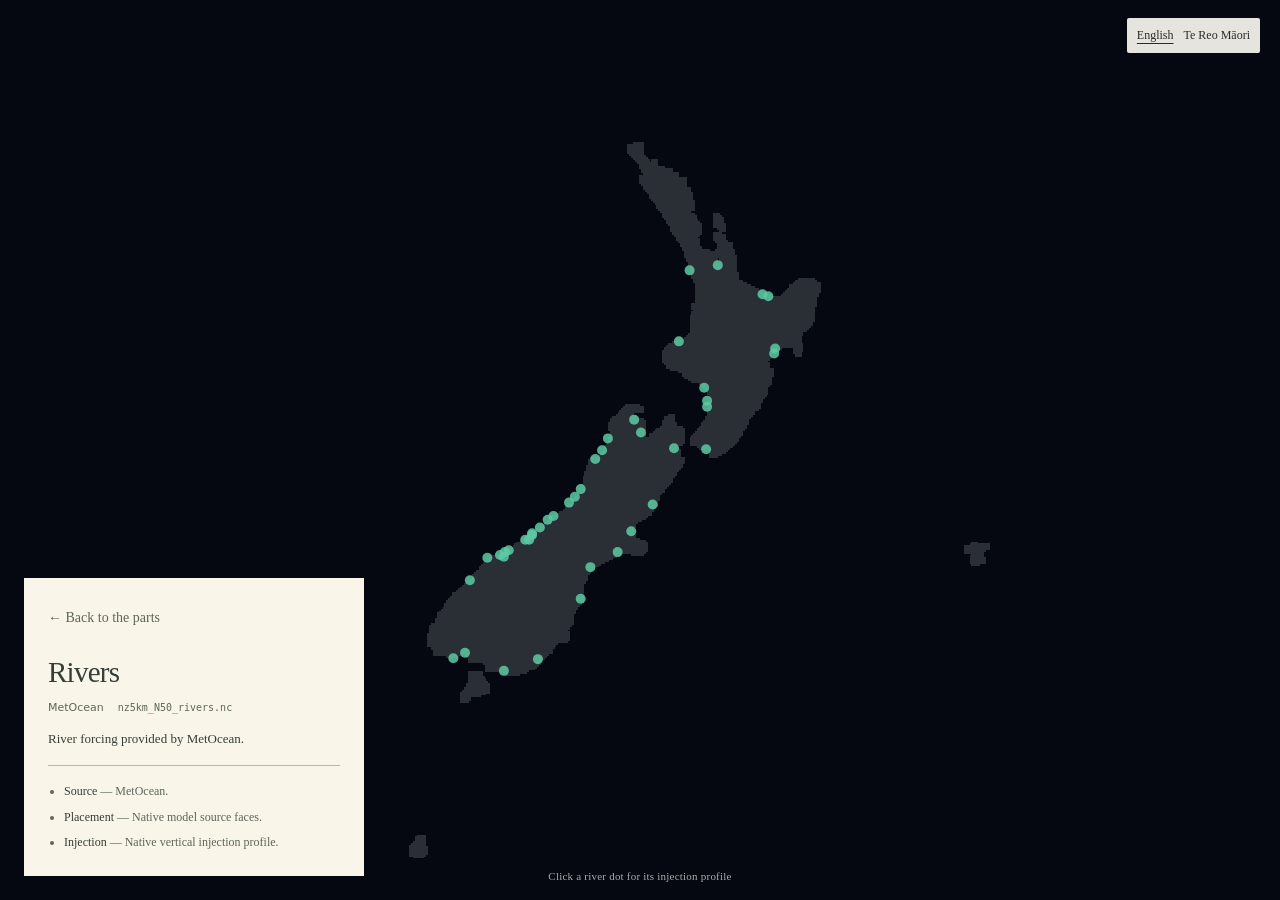
<file: dig_rivers.html>
<!DOCTYPE html>
<html lang="en">

<head>
<link rel="icon" href="/assets/icons/matisse-warm.ico" sizes="any">
<link rel="icon" href="/assets/icons/matisse-warm-16.png" type="image/png" sizes="16x16">
<link rel="icon" href="/assets/icons/matisse-warm-32.png" type="image/png" sizes="32x32">
<link rel="apple-touch-icon" href="/assets/icons/matisse-warm-apple.png" sizes="180x180">

    <meta charset="UTF-8">
    <meta name="viewport" content="width=device-width, initial-scale=1.0">
    <title>ROMS extension domain explorer &middot; Rivers</title>
    <link rel="stylesheet" href="explorer.css?v=20261112-labels">
    <style>
        #map-canvas { position: absolute; inset: 0; width: 100%; height: 100%; cursor: pointer; }
        #step-panel { width: 300px; }
        #river-detail canvas.chart { height: 140px; }
        #placement-note { border-top: 1px solid var(--line); padding-top: 10px; margin-top: 4px; }
        #placement-note ul { margin: 0; padding-left: 16px; }
        #placement-note li { font-size: 11.5px; line-height: 1.5; color: var(--muted); margin: 0 0 6px; }
        #placement-note li:last-child { margin-bottom: 0; }
        #placement-note li b { color: var(--ink); font-weight: 500; }
    </style>
<link rel="stylesheet" href="language.css?v=20261110-reo1"><script defer src="language.js?v=20261115-forcing-copy2"></script><link rel="stylesheet" href="detail-controls.css?v=20261113-native-final2"></head>

<body>
    <div id="viewport" style="height:100vh">
        <canvas id="map-canvas"></canvas>

        <div id="step-panel">
            <div id="step-card">
                <div id="header-mount"></div>
                <div id="river-detail">
                    <div class="k" id="river-detail-text"></div>
                    <canvas class="chart" id="riverChart"></canvas>
                </div>
                <div id="placement-note">
                    <ul>
                        <li><b>Source</b> &mdash; MetOcean.</li>
                        <li><b>Placement</b> &mdash; Native model source faces.</li>
                        <li><b>Injection</b> &mdash; Native vertical injection profile.</li>
                    </ul>
                </div>
            </div>
        </div>

        <div id="hint">Click a river dot for its injection profile</div>
        <div id="err"></div>
    </div>

    <script src="error_banner.js"></script>
    <script src="scene_data.js?v=20261115-forcing-copy2"></script>
    <script type="module" src="./dig_rivers.js?v=20261115-forcing-copy2"></script>
</body>

</html>
</file>
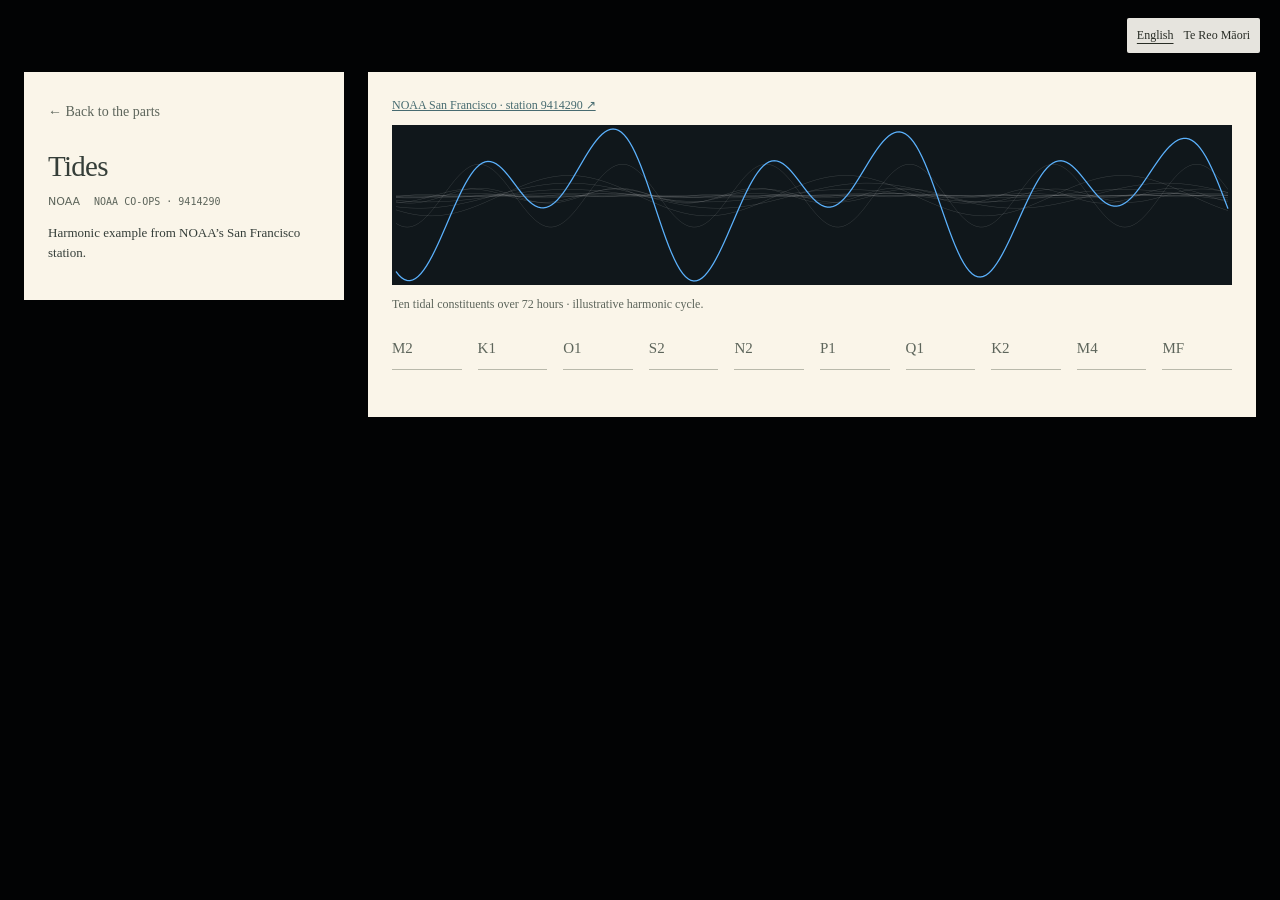
<file: dig_tides.html>
<!DOCTYPE html>
<html lang="en">

<head>
<link rel="icon" href="/assets/icons/matisse-warm.ico" sizes="any">
<link rel="icon" href="/assets/icons/matisse-warm-16.png" type="image/png" sizes="16x16">
<link rel="icon" href="/assets/icons/matisse-warm-32.png" type="image/png" sizes="32x32">
<link rel="apple-touch-icon" href="/assets/icons/matisse-warm-apple.png" sizes="180x180">

    <meta charset="UTF-8">
    <meta name="viewport" content="width=device-width, initial-scale=1.0">
    <title>Tides &middot; ROMS extension domain explorer</title>
    <link rel="stylesheet" href="explorer.css?v=20261112-labels">
    <style>
        body { min-height: 100vh; padding: 24px; }
        #dig-wrap {
            display: grid;
            grid-template-columns: 320px 1fr;
            gap: 20px;
            align-items: start;
            max-width: 1400px;
            margin: 0 auto;
        }
        #dig-header-card {
            position: sticky;
            top: 24px;
            border-radius: 14px;
            padding: 18px 20px;
        }
        #dig-content {
            display: flex;
            flex-direction: column;
            gap: 20px;
            min-width: 0;
        }
        .dig-card {
            border-radius: 14px;
            padding: 18px 20px;
        }
        .dig-caption {
            font-size: 12px;
            line-height: 1.55;
            color: var(--muted);
            margin-top: 10px;
        }
        .dig-point {
            font-size: 10.5px;
            color: var(--muted);
            margin-bottom: 10px;
        }
        .dig-point code { color: var(--ink); background: var(--panel-2); padding: 2px 6px; border-radius: 4px; }
        canvas.dig-chart {
            width: 100%;
            height: 160px;
            background: var(--panel-2);
            border-radius: 6px;
            display: block;
        }
        canvas.dig-chart.tall { height: 180px; }
        .dig-legend { display: flex; gap: 16px; margin-top: 8px; font-size: 11px; color: var(--muted); }
        .dig-legend .sw { display: inline-flex; align-items: center; gap: 6px; }
        .dig-legend .dot { width: 8px; height: 8px; border-radius: 50%; }
        table.dig-table {
            width: 100%;
            border-collapse: collapse;
            font-size: 12px;
        }
        table.dig-table th {
            text-align: right;
            font-weight: 400;
            font-size: 10.5px;
            text-transform: uppercase;
            letter-spacing: 0.03em;
            color: var(--muted);
            padding: 4px 8px;
            border-bottom: 1px solid var(--line);
        }
        table.dig-table th:first-child, table.dig-table td:first-child { text-align: left; }
        table.dig-table td {
            text-align: right;
            padding: 5px 8px;
            border-bottom: 1px solid var(--line);
            font-variant-numeric: tabular-nums;
        }
        table.dig-table tr.weak td { color: var(--muted); opacity: 0.55; }
        table.dig-table tr:last-child td { border-bottom: none; }
        #agreement-summary {
            display: flex;
            align-items: baseline;
            gap: 22px;
            padding-bottom: 14px;
            margin-bottom: 14px;
            border-bottom: 1px solid var(--line);
        }
        #agreement-summary .stat { display: flex; flex-direction: column; gap: 2px; }
        #agreement-summary .stat .v { font-size: 20px; font-weight: 500; color: var(--ink); font-variant-numeric: tabular-nums; }
        #agreement-summary .stat .l { font-size: 10.5px; color: var(--muted); text-transform: uppercase; letter-spacing: .03em; }
        #agreement-summary .note { font-size: 11px; color: var(--muted); align-self: center; }
        #constituent-picker { display: flex; flex-wrap: wrap; gap: 6px; margin-top: 12px; }
        .tide-chip {
            font: 500 11px/1 -apple-system, "Segoe UI", sans-serif;
            padding: 5px 10px;
            border-radius: 999px;
            border: 1px solid var(--line);
            background: var(--panel-2);
            color: var(--muted);
            cursor: pointer;
        }
        .tide-chip:hover { color: var(--ink); }
        .tide-chip.active { color: #0a0e14; background: #f2a63c; border-color: #f2a63c; }
        #constituent-info { font-size: 11.5px; color: var(--muted); margin-top: 8px; min-height: 15px; }
        #constituent-info code { color: var(--ink); background: var(--panel-2); padding: 1px 5px; border-radius: 4px; }
    </style>
<link rel="stylesheet" href="language.css?v=20261110-reo1"><script defer src="language.js?v=20261115-forcing-copy2"></script><link rel="stylesheet" href="detail-controls.css?v=20261113-native-final2"></head>

<body>
    <div id="dig-wrap">
        <div id="dig-header-card" class="glass">
            <div id="dig-header"></div>
        </div>
        <div id="dig-content">
            <div id="decomp-card" class="dig-card glass">
                <div id="decomp-point" class="dig-point"></div>
                <canvas id="decomp-canvas" class="dig-chart"></canvas>
                <div class="dig-caption">Ten tidal constituents over 72 hours · illustrative harmonic cycle.</div>
                <div id="constituent-picker"></div>
                <div id="constituent-info"></div>
            </div>
        </div>
    </div>

    <div id="err"></div>

    <script src="error_banner.js"></script>
    <script type="module" src="./dig_tides.js?v=20261115-forcing-copy2"></script>
</body>

</html>
</file>
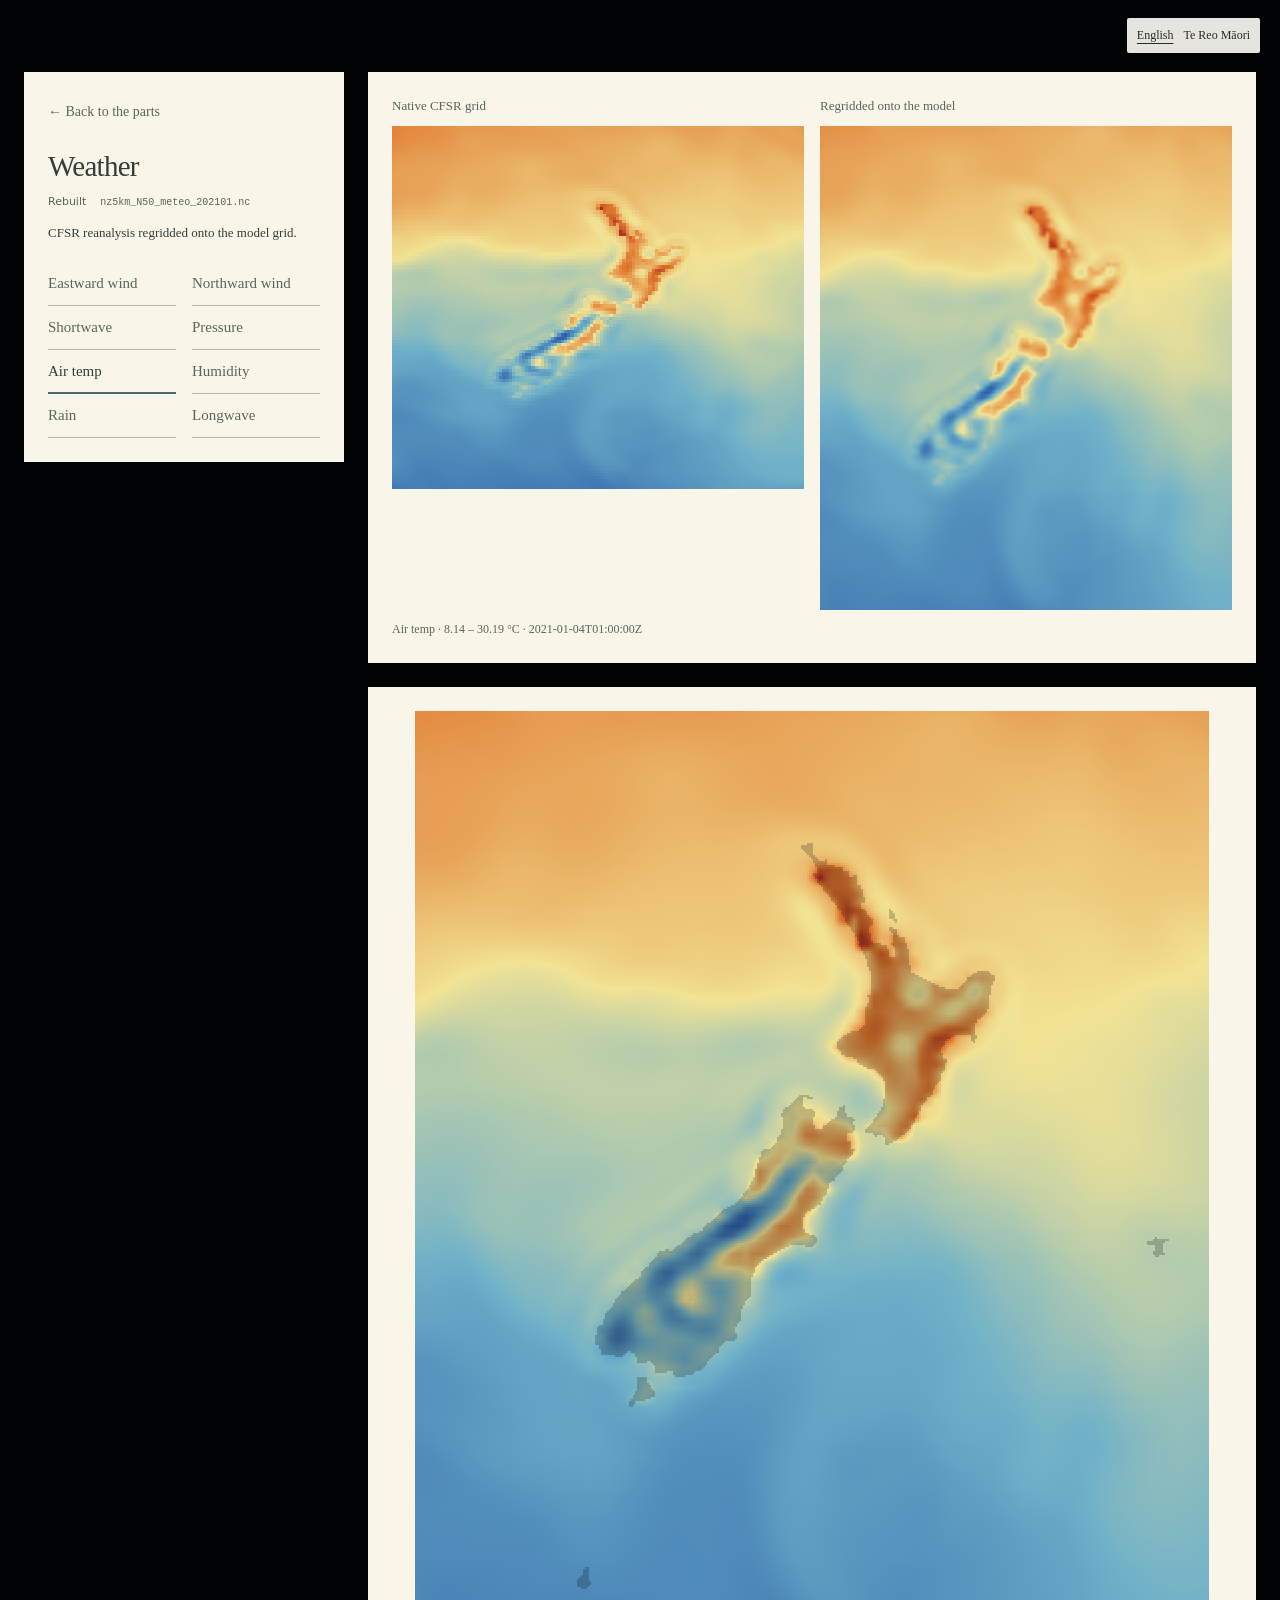
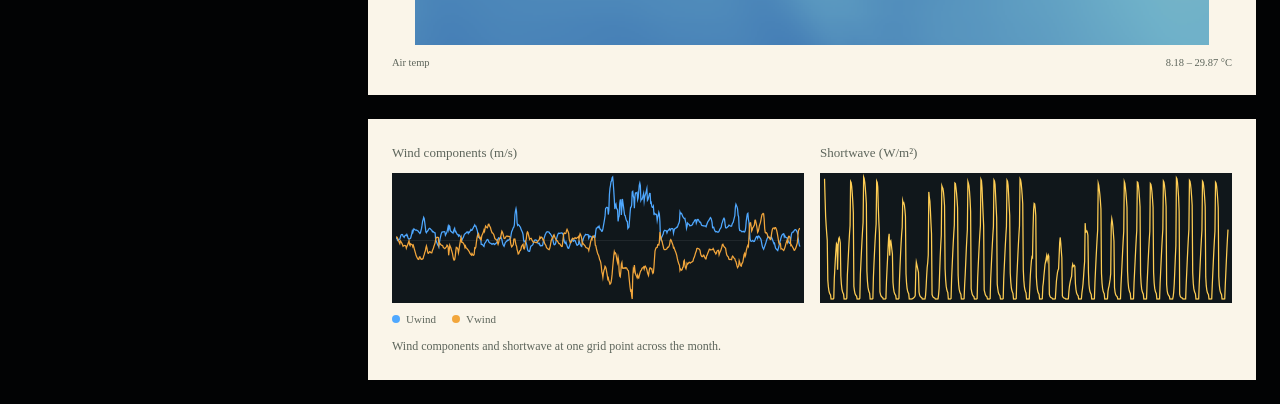
<file: dig_weather.html>
<!DOCTYPE html>
<html lang="en">

<head>
<link rel="icon" href="/assets/icons/matisse-warm.ico" sizes="any">
<link rel="icon" href="/assets/icons/matisse-warm-16.png" type="image/png" sizes="16x16">
<link rel="icon" href="/assets/icons/matisse-warm-32.png" type="image/png" sizes="32x32">
<link rel="apple-touch-icon" href="/assets/icons/matisse-warm-apple.png" sizes="180x180">

    <meta charset="UTF-8">
    <meta name="viewport" content="width=device-width, initial-scale=1.0">
    <title>Weather &middot; ROMS extension domain explorer</title>
    <link rel="stylesheet" href="explorer.css?v=20261112-labels">
    <style>
        body { min-height: 100vh; padding: 24px; }
        #dig-wrap {
            display: grid;
            grid-template-columns: 320px 1fr;
            gap: 20px;
            align-items: start;
            max-width: 1400px;
            margin: 0 auto;
        }
        #dig-header-card {
            position: sticky;
            top: 24px;
            border-radius: 14px;
            padding: 18px 20px;
        }
        #dig-header-card .field-buttons {
            display: flex;
            border-top: 1px solid var(--line);
        }
        #dig-content {
            display: flex;
            flex-direction: column;
            gap: 20px;
            min-width: 0;
        }
        .dig-card {
            border-radius: 14px;
            padding: 18px 20px;
        }
        .dig-caption {
            font-size: 12px;
            line-height: 1.55;
            color: var(--muted);
            margin-top: 10px;
        }
        #map-wrap { display: flex; justify-content: center; }
        #map-canvas {
            max-width: 100%;
            height: auto;
            border-radius: 6px;
            image-rendering: pixelated;
            background: #050708;
        }
        #map-readout {
            display: flex;
            justify-content: space-between;
            font-size: 10.5px;
            color: var(--muted);
            margin-top: 10px;
            font-variant-numeric: tabular-nums;
        }
        #series-grid {
            display: grid;
            grid-template-columns: 1fr 1fr;
            gap: 16px;
        }
        .series-pane .k { font-size: 10.5px; color: var(--muted); margin-bottom: 6px; }
        canvas.dig-chart {
            width: 100%;
            height: 130px;
            background: var(--panel-2);
            border-radius: 6px;
            display: block;
        }
        .dig-legend { display: flex; gap: 16px; margin-top: 8px; font-size: 11px; color: var(--muted); }
        .dig-legend .sw { display: inline-flex; align-items: center; gap: 6px; }
        .dig-legend .dot { width: 8px; height: 8px; border-radius: 50%; }
        #regrid-grid {
            display: grid;
            grid-template-columns: 1fr 1fr;
            gap: 16px;
        }
        .regrid-pane .k { font-size: 10.5px; color: var(--muted); margin-bottom: 6px; }
        .regrid-pane canvas {
            width: 100%;
            height: auto;
            border-radius: 6px;
            image-rendering: pixelated;
            background: #050708;
            display: block;
        }
        @media (max-width: 860px) {
            #dig-wrap { grid-template-columns: 1fr; }
            #dig-header-card { position: static; }
            #series-grid, #regrid-grid { grid-template-columns: 1fr; }
        }
    </style>
<link rel="stylesheet" href="language.css?v=20261110-reo1"><script defer src="language.js?v=20261115-forcing-copy2"></script><link rel="stylesheet" href="detail-controls.css?v=20261113-native-final2"></head>

<body>
    <div id="dig-wrap">
        <div id="dig-header-card" class="glass">
            <div id="dig-header"></div>
            <div id="field-buttons" class="field-buttons visible"></div>
        </div>
        <div id="dig-content">
            <div id="regrid-card" class="dig-card glass" aria-busy="true">
                <div id="regrid-grid">
                    <div class="regrid-pane">
                        <div class="k">Native CFSR grid</div>
                        <canvas id="native-canvas"></canvas>
                    </div>
                    <div class="regrid-pane">
                        <div class="k">Regridded onto the model</div>
                        <canvas id="regrid-canvas"></canvas>
                    </div>
                </div>
                <div id="regrid-caption" class="dig-caption"></div>
            </div>
            <div id="map-card" class="dig-card glass">
                <div id="map-wrap">
                    <canvas id="map-canvas"></canvas>
                </div>
                <div id="map-readout"></div>
            </div>
            <div id="series-card" class="dig-card glass">
                <div id="series-grid">
                    <div class="series-pane">
                        <div class="k">Wind components (m/s)</div>
                        <canvas id="wind-canvas" class="dig-chart"></canvas>
                        <div class="dig-legend">
                            <span class="sw"><span class="dot" style="background:#4fa8ff"></span>Uwind</span>
                            <span class="sw"><span class="dot" style="background:#f2a63c"></span>Vwind</span>
                        </div>
                    </div>
                    <div class="series-pane">
                        <div class="k">Shortwave (W/m&sup2;)</div>
                        <canvas id="swrad-canvas" class="dig-chart"></canvas>
                    </div>
                </div>
                <div class="dig-caption">Wind components and shortwave at one grid point across the month.</div>
            </div>
        </div>
    </div>

    <div id="err"></div>

    <script src="error_banner.js"></script>
    <script src="scene_data.js?v=20261115-forcing-copy2"></script>
    <script type="module" src="./dig_weather.js?v=20261113-native-final2"></script>
</body>

</html>
</file>
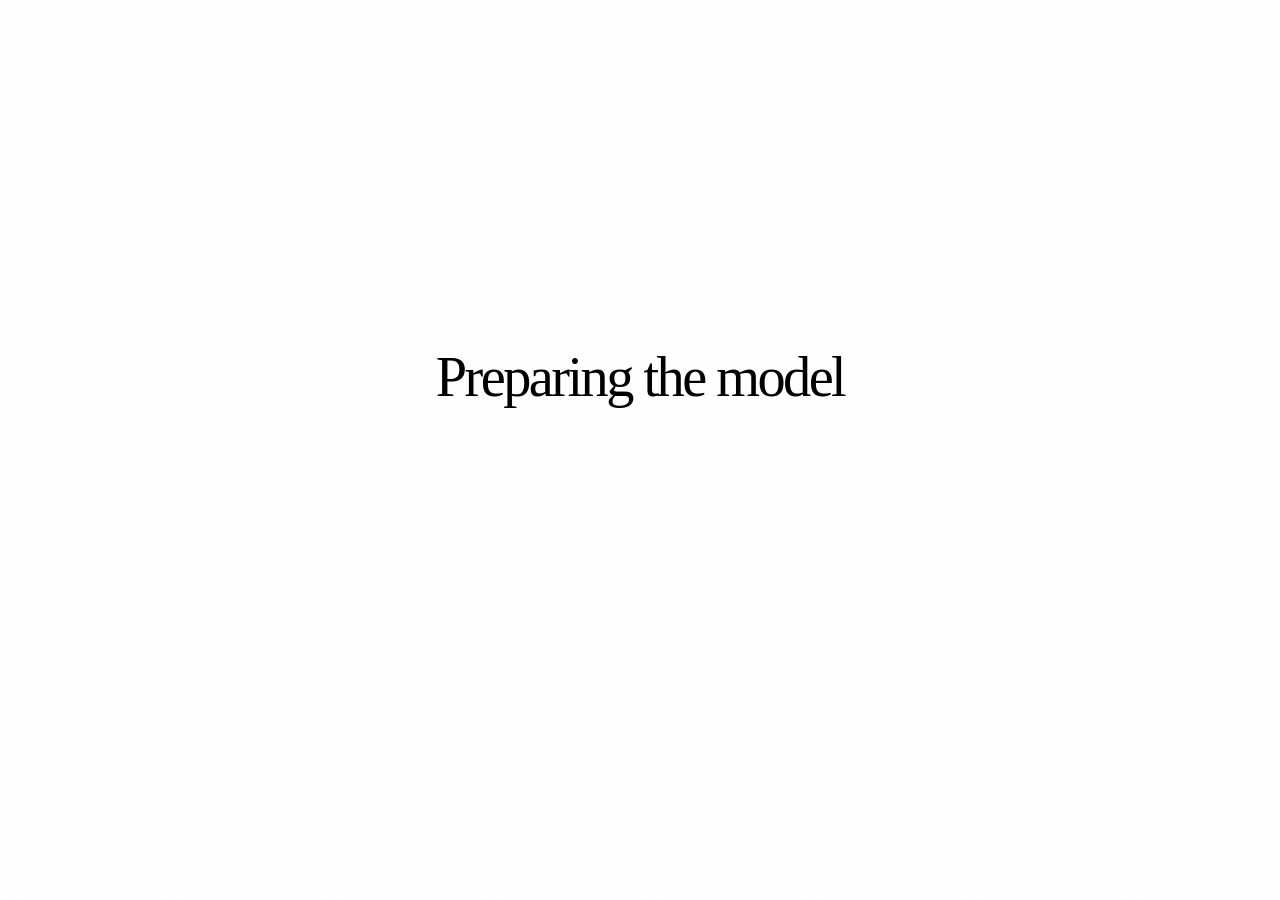
<file: themes/loading.html>
<!doctype html>
<html lang="en"><head><meta charset="utf-8"><meta name="viewport" content="width=device-width,initial-scale=1">
<meta name="robots" content="noindex"><title>Loading preview</title>
<link rel="stylesheet" href="../entrance.css?v=20261111-model">
<link rel="stylesheet" href="preview.css?v=20261112-motion">
<style>body{margin:0}#entrance{position:fixed}#entrance .entrance-copy h1{font-size:clamp(20px,4.4vw,72px)}</style>
<script>
const theme=new URLSearchParams(location.search).get("theme");
if(["soundings","watch","etretat"].includes(theme)) document.documentElement.dataset.theme=theme;
</script></head><body>
<div id="entrance"><div class="entrance-copy"><h1>Preparing the model</h1></div></div>
<script>
try {
 if(localStorage.getItem("site-language")==="mi"){
  document.documentElement.lang="mi";
  document.querySelector("h1").textContent="Kei te whakaritea te tauira";
 }
}catch{}
</script></body></html>
</file>
<file: explorer.css>
:root {
    --bg: #020304;
    --panel: rgba(14,18,24,0.62);
    --panel-2: rgba(255,255,255,0.05);
    --ink: #eef2f7;
    --muted: #8b93a0;
    --line: rgba(255,255,255,0.09);
    --accent: #5cb3ff;
    --glow: 0 8px 40px rgba(0,0,0,0.55);
}

* { box-sizing: border-box; }

html, body {
    margin: 0;
    min-height: 100%;
    background: var(--bg);
    color: var(--ink);
    font: 300 13px/1.5 -apple-system, "Segoe UI", sans-serif;
    -webkit-font-smoothing: antialiased;
}

a { color: var(--accent); }

.glass {
    background: var(--panel);
    backdrop-filter: blur(18px) saturate(1.4);
    -webkit-backdrop-filter: blur(18px) saturate(1.4);
    border: 1px solid var(--line);
    box-shadow: var(--glow);
}

/* -- explorer layout (viewport + side panels) --------------------------- */
#app {
    display: grid;
    grid-template-columns: 240px 1fr 320px;
    height: 100vh;
    overflow: hidden;
}
#app.narrow { grid-template-columns: 1fr 320px; }
#app.story-layout { grid-template-columns: 320px 1fr 300px; }

#viewport { position: relative; background: #000000; }
#viewport canvas { display: block; }

.panel {
    background: var(--panel);
    backdrop-filter: blur(18px) saturate(1.4);
    -webkit-backdrop-filter: blur(18px) saturate(1.4);
    border-right: 1px solid var(--line);
    padding: 16px;
    overflow-y: auto;
}
#inspector { border-right: none; border-left: 1px solid var(--line); }

h1 { font-size: 14px; font-weight: 600; margin: 0 0 4px; }
.sub { color: var(--muted); font-size: 11px; margin-bottom: 16px; }
h2 { font-size: 11px; text-transform: uppercase; letter-spacing: 0.04em;
     color: var(--muted); margin: 18px 0 8px; }
h2:first-of-type { margin-top: 0; }

label.row {
    display: flex; align-items: center; gap: 8px;
    padding: 5px 0; cursor: pointer; font-size: 12.5px;
}
label.row input { accent-color: var(--accent); }

#inspector .empty { color: var(--muted); font-size: 12px; margin-top: 8px; }
#inspector .field { margin-bottom: 10px; }
#inspector .field .k { color: var(--muted); font-size: 10.5px; text-transform: uppercase; }
#inspector .field .v { font-size: 13px; }
#inspector .prov { margin-top: 14px; padding-top: 12px; border-top: 1px solid var(--line);
                    color: var(--muted); font-size: 11.5px; line-height: 1.5; }
#inspector canvas.chart { width: 100%; height: 90px; margin-top: 6px; background: var(--panel-2); border-radius: 4px; }

#hint { position: absolute; left: 50%; bottom: 16px; transform: translateX(-50%); font-size: 10.5px;
        color: var(--muted); z-index: 1; letter-spacing: .02em; opacity: .5; pointer-events: none; }
#err { display: none; position: absolute; inset: 0; padding: 20px; color: #ff8080;
       font: 12px/1.5 monospace; white-space: pre-wrap; overflow: auto; z-index: 3; background: rgba(5,7,10,0.92); }

.back-link { display: inline-block; margin-bottom: 12px; font-size: 12px; color: var(--muted); text-decoration: none; }
.back-link:hover { color: var(--ink); }

/* -- compact inspector/detail card (badge-first, not prose) -------------- */
.layer-title { font-size: 14px; font-weight: 600; margin-bottom: 8px; }
.prov-badge {
    display: inline-flex; align-items: center; gap: 6px; font-size: 11px; font-weight: 600;
    color: var(--c); background: color-mix(in srgb, var(--c) 16%, transparent);
    border: 1px solid color-mix(in srgb, var(--c) 45%, transparent);
    padding: 4px 10px; border-radius: 999px; margin-bottom: 8px;
}
.prov-badge .dot { width: 6px; height: 6px; border-radius: 50%; background: var(--c); }
.prov-pair { display: flex; align-items: center; gap: 8px; margin-bottom: 6px; flex-wrap: wrap; }
.prov-pair .prov-badge { margin-bottom: 0; }
#parts-legend { display: flex; gap: 8px; flex-wrap: wrap; margin: 8px 0 2px; }
#parts-legend:empty { margin: 0; }
#parts-legend .prov-badge { margin-bottom: 0; }
.prov-desc { font-size: 11px; color: var(--muted); line-height: 1.5; margin-bottom: 12px; }
.layer-note { font-size: 12px; line-height: 1.55; margin-bottom: 10px; }
code.src { display: inline-block; font-size: 10.5px; color: var(--ink); background: var(--panel-2);
           padding: 4px 8px; border-radius: 4px; }

/* -- guided assembly step control (bottom-left, nullschool-minimal) ------ */
#step-panel { position: absolute; left: 24px; bottom: 24px; z-index: 2; width: 340px; }
#step-dots { display: flex; gap: 7px; margin-bottom: 12px; }
.step-dot { width: 6px; height: 6px; border-radius: 50%; background: rgba(255,255,255,0.18); cursor: pointer; transition: all .2s; }
.step-dot.done { background: var(--muted); }
.step-dot.active { background: var(--accent); box-shadow: 0 0 8px var(--accent); transform: scale(1.4); }
.step-dot.future { background: transparent; border: 1px solid rgba(255,255,255,0.15); cursor: default; }
#step-card {
    background: var(--panel);
    backdrop-filter: blur(20px) saturate(1.5);
    -webkit-backdrop-filter: blur(20px) saturate(1.5);
    border: 1px solid var(--line);
    border-radius: 14px;
    padding: 18px 20px;
    box-shadow: var(--glow);
}
#step-title { font-size: 16px; font-weight: 400; letter-spacing: .01em; margin-bottom: 6px; }
#step-kid { font-size: 12.5px; color: var(--muted); line-height: 1.55; margin-bottom: 12px; font-weight: 300; }
details summary { list-style: none; }
details summary::-webkit-details-marker { display: none; }
details summary:hover { color: var(--ink) !important; }
#step-detail-body { margin-top: 10px; }
#step-detail-body ul, #step-detail-body ol { margin: 6px 0; padding-left: 18px; }
#step-detail-body li { margin: 2px 0; }
#step-limitation { font-size: 11px; color: var(--muted); line-height: 1.55; margin-top: 10px;
                    padding-top: 10px; border-top: 1px solid var(--line); }
#step-nav { display: flex; gap: 8px; margin-top: 14px; }
#step-nav button {
    background: transparent; color: var(--muted); border: 1px solid var(--line); border-radius: 20px;
    padding: 7px 14px; font-size: 11.5px; cursor: pointer; transition: all .15s;
}
#step-nav button:hover { border-color: var(--accent); color: var(--ink); }
#river-detail { display: none; margin-top: 10px; padding-top: 10px; border-top: 1px solid var(--line); }
#river-detail .k { font-size: 11px; color: var(--muted); margin-bottom: 4px; }
#river-detail canvas.chart { width: 100%; height: 70px; background: var(--panel-2); border-radius: 4px; }

#argo-detail { display: none; margin-top: 10px; padding-top: 10px; border-top: 1px solid var(--line); }
#argo-detail .k { font-size: 11px; color: var(--muted); margin-bottom: 8px; }
#argo-detail canvas.chart { width: 100%; height: 140px; background: var(--panel-2); border-radius: 4px; margin-top: 8px; }

/* -- run-forward step: play button + day slider, same visual language as
   the other field-buttons rows -------------------------------------------- */
.frames-controls { align-items: center; }
.frames-controls button.play-btn {
    background: transparent; color: var(--muted); border: 1px solid var(--line); border-radius: 20px;
    padding: 5px 14px; font-size: 11px; cursor: pointer; transition: all .15s; flex: 0 0 auto;
}
.frames-controls button.play-btn:hover { border-color: var(--accent); color: var(--ink); }
.frames-controls input[type="range"] {
    flex: 1 1 auto; min-width: 60px; accent-color: var(--accent); cursor: pointer;
}
.frames-controls span#frames-day-label {
    flex: 0 0 auto; font-size: 11px; color: var(--muted); white-space: nowrap; min-width: 68px; text-align: right;
}

/* -- overlay-field switchers (meteo drape, boundary temp/salt), nullschool
   "Overlay:" row style -- shared by any #-id div with this class ---------- */
.field-buttons { display: none; gap: 6px; flex-wrap: wrap; margin-top: 10px; padding-top: 10px; border-top: 1px solid var(--line); }
.field-buttons.visible { display: flex; }
.field-buttons button {
    background: transparent; color: var(--muted); border: 1px solid var(--line); border-radius: 20px;
    padding: 5px 12px; font-size: 11px; cursor: pointer; transition: all .15s;
}
.field-buttons button:hover { border-color: var(--accent); color: var(--ink); }
.field-buttons button.active { background: color-mix(in srgb, var(--accent) 18%, transparent); border-color: var(--accent); color: var(--ink); }
/* toggle (not a field option) appended to the boundary row -- dashed border
   + left gap mark it as a different kind of control ------------------------ */
.field-buttons button.source-toggle-btn { margin-left: 10px; border-style: dashed; }
.field-buttons button.source-toggle-btn.active { background: color-mix(in srgb, var(--accent) 18%, transparent); border-color: var(--accent); border-style: dashed; color: var(--ink); }
.field-buttons select {
    width: 100%; background: var(--panel-2); color: var(--ink); border: 1px solid var(--line); border-radius: 20px;
    padding: 6px 12px; font-size: 11.5px; cursor: pointer;
}
.field-buttons select:hover, .field-buttons select:focus { border-color: var(--accent); outline: none; }
.field-buttons select option { background: #12161d; color: var(--ink); }

/* -- "The parts" step: clickable piece labels (CSS2DRenderer) beside the
   floating forcing pieces -- colour is set per-label from PROV ----------- */

/* Source attribution reads as a note, alongside the component it describes. */
.prov-badge {
    display:inline-flex; gap:6px; padding:0; border:0; border-radius:0;
    background:none; color:var(--muted); font-size:11px; font-weight:400;
    letter-spacing:0; margin-bottom:6px;
}
.prov-badge .dot { display:none; }
.prov-pair { align-items:baseline; gap:8px 12px; }
code.src { padding:0; background:none; border-radius:0; font-size:10px; }
#parts-legend { gap:18px; margin:8px 0; }

#parts-legend { color:var(--muted); font:400 11px/1.5 system-ui,sans-serif; }
</file>
<file: language.css>
.language-switch{position:fixed;right:20px;top:18px;z-index:10000;display:flex;gap:10px;padding:6px 10px;background:#f8f6efed;color:#292d26;font:12px/1.4 Georgia,serif;border-radius:2px}.language-switch button{font:inherit;color:inherit;background:none;border:0;padding:3px 0;cursor:pointer;white-space:nowrap}.language-switch button[aria-pressed=true]{text-decoration:underline;text-underline-offset:4px}.language-switch button:focus-visible{outline:2px solid #56665b;outline-offset:3px}@media(max-width:600px){.language-switch{top:10px;right:12px;font-size:11px}html[lang=mi] #step-panel{max-width:calc(100vw - 24px)}}
</file>
<file: detail-controls.css>
/* Detail pages share the guided model's warm paper and open controls. */
:is(#step-card, #dig-header-card, .dig-card) {
    --panel:#faf5e9;
    --panel-2:#e8e8dc;
    --ink:#353e39;
    --muted:#5d655b;
    --line:#b9b9ab;
    --accent:#476b70;
    background:var(--panel);
    color:var(--ink);
    border:0;
    border-radius:0;
    box-shadow:none;
    backdrop-filter:none;
    -webkit-backdrop-filter:none;
    padding:24px;
    font:400 14px/1.5 Georgia,serif;
}
body:has(#dig-wrap) { padding-top:72px; }
#viewport { overflow:hidden; }
#dig-wrap { gap:24px; }
#dig-header-card { top:72px; }
#dig-content { gap:24px; }
#step-panel { width:340px; max-width:calc(100vw - 32px); }
:is(#dig-header, #header-mount) { min-width:0; }
.back-link {
    color:var(--muted);
    font:400 14px/1.4 Georgia,serif;
    padding:6px 0;
    margin:0 0 22px;
    text-underline-offset:4px;
}
.back-link:hover { color:var(--ink); text-decoration:underline; }
.layer-title {
    font:400 29px/1.12 Georgia,serif;
    letter-spacing:-.025em;
    margin:0 0 12px;
}
.layer-note { font:400 13px/1.6 Georgia,serif; margin:0 0 12px; }
.prov-pair { gap:4px 14px; margin:0 0 12px; }
.prov-pair .prov-badge {
    font:400 11px/1.5 system-ui,sans-serif;
    color:var(--muted);
    background:none;
    border:0;
    border-radius:0;
    padding:0;
}
.prov-pair .dot { display:none; }
code.src {
    font:400 10px/1.6 ui-monospace,monospace;
    color:var(--muted);
    background:none;
    padding:0;
    max-width:100%;
    overflow-wrap:anywhere;
}
:is(#step-card, #dig-header-card) .field-buttons {
    gap:0 16px;
    margin:18px 0 0;
    padding:0;
    border:0;
    grid-template-columns:repeat(2,minmax(0,1fr));
}
:is(#step-card, #dig-header-card) .field-buttons.visible { display:grid; }
:is(#step-card, #dig-header-card) .field-buttons button,
#constituent-picker .tide-chip {
    min-width:0;
    min-height:44px;
    padding:10px 0;
    border:0;
    border-bottom:1px solid var(--line);
    border-radius:0;
    background:none;
    color:var(--muted);
    font:400 15px/1.35 Georgia,serif;
    text-align:left;
    cursor:pointer;
}
:is(#step-card, #dig-header-card) .field-buttons button:hover,
#constituent-picker .tide-chip:hover { color:var(--ink); border-bottom-color:var(--accent); }
:is(#step-card, #dig-header-card) .field-buttons button.active,
#constituent-picker .tide-chip.active {
    color:var(--ink);
    background:none;
    border-bottom:2px solid var(--accent);
    padding-bottom:9px;
}
#constituent-picker { display:grid; grid-template-columns:repeat(auto-fit,minmax(50px,1fr)); gap:0 16px; }
:is(button, a, summary):focus-visible { outline:2px solid #476b70; outline-offset:4px; }
:is(.dig-caption, .dig-point, #constituent-info) { font:400 12px/1.6 Georgia,serif; }
:is(.series-pane, .regrid-pane) .k { font:400 13px/1.5 Georgia,serif; margin-bottom:10px; }
.dig-legend { flex-wrap:wrap; gap:8px 16px; }
#map-readout { gap:8px 16px; flex-wrap:wrap; }
/* Existing chart colours are designed for a dark plotting field. */
canvas.dig-chart, #river-detail canvas.chart { border-radius:0; background:#10171b; }
#map-canvas, .regrid-pane canvas { border-radius:0; }
#river-detail .k { color:var(--ink); font:400 13px/1.6 Georgia,serif; }
#placement-note { padding-top:16px; margin-top:16px; }
#placement-note li { color:var(--muted); font:400 12px/1.6 Georgia,serif; }
#hint { color:#c3cbc6; opacity:.85; text-align:center; max-width:calc(100% - 32px); width:max-content; font:11px/1.5 Georgia,serif; }
.curtain-label { color:#e5e8e1; font:400 12px/1.4 Georgia,serif; }
@media(max-width:860px) {
    body:has(#dig-wrap) { padding:68px 16px 24px; }
    #dig-wrap { grid-template-columns:minmax(0,1fr); gap:20px; }
    #dig-header-card { position:static; }
    :is(#step-card, #dig-header-card, .dig-card) { padding:22px; }
}
@media(max-width:640px) {
    #step-panel { left:16px; bottom:54px; }
    #step-card { max-height:46dvh; overflow-y:auto; overscroll-behavior:contain; }
    .back-link { min-height:44px; display:flex; align-items:center; margin-bottom:12px; }
    .layer-title { font-size:27px; }
    .prov-pair { gap:4px 10px; }
    #hint { bottom:14px; }
}
</file>
<file: entrance.css>
/* The model prepares behind a quiet printed frontispiece. */
#entrance {
    position: fixed;
    inset: 0;
    z-index: 10;
    overflow: auto;
    isolation: isolate;
    background: #f8f6ef;
    color: #292924;
    opacity: 1;
    transition: opacity 1.2s cubic-bezier(.22, .61, .36, 1);
}
#entrance::after {
    content: "";
    position: absolute;
    inset: 0;
    z-index: -1;
    pointer-events: none;
    opacity: .035;
    background-image: url("data:image/svg+xml,%3Csvg xmlns='http://www.w3.org/2000/svg' width='160' height='160'%3E%3Cfilter id='g'%3E%3CfeTurbulence type='fractalNoise' baseFrequency='.8' numOctaves='3' stitchTiles='stitch'/%3E%3C/filter%3E%3Crect width='100%25' height='100%25' filter='url(%23g)' opacity='.7'/%3E%3C/svg%3E");
}
#entrance a:hover { text-decoration: underline; text-underline-offset: .25em; }
.entrance-copy {
    position: absolute;
    top: 42%;
    left: 24px;
    right: 24px;
    text-align: center;
    transform: translateY(-50%);
    transition: opacity .5s ease, translate .8s ease;
}
.entrance-copy h1 { margin: 0; font: 400 clamp(40px, 6.5vw, 88px)/1.05 Georgia, serif; letter-spacing: -.045em; }
.entrance-arc { position: absolute; top: 53%; left: 0; width: 100%; height: 24%; overflow: visible; }
.entrance-arc path { fill: none; stroke: #7f8176; stroke-width: .8; vector-effect: non-scaling-stroke; opacity: .5; }
/* Fine currents travel along the horizon, without implying download progress. */
.entrance-arc .arc-current path { opacity: .12; }
.arc-current { transform-box: fill-box; transform-origin: center; }
.arc-current-upper { animation: current-rise 6s ease-in-out infinite; }
.arc-current-lower { animation: current-fall 6s ease-in-out infinite; }
.entrance-arc .arc-trace {
    stroke-linecap: round;
    stroke-dasharray: 80 920;
    stroke-width: 1.35;
    opacity: 0;
    animation: horizon-current 6s linear infinite;
}
.entrance-arc .arc-trace-ink { stroke: #606e68; }
.entrance-arc .arc-trace-rust { stroke: #a5644b; stroke-dasharray: 34 966; animation-delay: -3s; }
@keyframes horizon-current {
    0% { stroke-dashoffset: 1000; opacity: 0; }
    15%, 80% { opacity: .7; }
    100% { stroke-dashoffset: 0; opacity: 0; }
}
@keyframes current-rise { 0%, 100% { transform: translateY(0); } 50% { transform: translateY(10px); } }
@keyframes current-fall { 0%, 100% { transform: translateY(0); } 50% { transform: translateY(-10px); } }
#entrance.is-leaving .arc-current { animation-play-state: paused; transition: transform .9s ease, opacity .9s ease; transform: translateY(0); opacity: 0; }
#entrance.has-error .arc-current, #entrance.has-error .arc-trace { animation: none; opacity: 0; }
.entrance-status { position: absolute; bottom: max(9%, 36px); left: 24px; right: 24px; text-align: center; font: 12px/1.6 system-ui, sans-serif; }
#entrance.has-error .entrance-copy, #entrance-message:empty, #entrance ~ .language-switch { display: none; }
.entrance-status p { margin: 14px 0 0; }
.entrance-mark { display: inline-block; width: 5px; height: 5px; border-radius: 50%; background: #a5644b; animation: quiet-pulse 2.4s ease-in-out infinite; }
@keyframes quiet-pulse { 0%, 100% { opacity: .35; } 50% { opacity: 1; } }
#entrance-recovery { margin-top: 20px; }
#entrance-retry { border: 1px solid #bfbcb0; background: transparent; border-radius: 999px; padding: 8px 16px; font: inherit; color: inherit; cursor: pointer; }
#entrance-recovery a { margin-left: 16px; color: inherit; }
#entrance-recovery details { max-width: 480px; margin: 20px auto 0; color: #696b61; font-size: 11px; }
#entrance-error { overflow-wrap: anywhere; white-space: pre-wrap; }
#entrance.has-error .entrance-mark { animation: none; opacity: 1; }
#entrance.is-leaving { opacity: 0; }
#entrance.is-leaving .entrance-copy { opacity: 0; translate: 0 -6px; }
.scene-pending { visibility: hidden; }
.entrance-noscript { position: absolute; bottom: 24px; width: 100%; text-align: center; }
@media (max-height: 480px) {
    .entrance-status { bottom: 18px; }
    #entrance.has-error .entrance-copy, #entrance.has-error .entrance-arc { display: none; }
}
@media (prefers-reduced-motion: reduce) {
    #entrance, .entrance-copy { transition: none; }
    .entrance-mark, .arc-current, .entrance-arc .arc-trace { animation: none; }
    .entrance-arc .arc-trace { opacity: 0; }
}
</file>
<file: themes/preview.css>
/* Optional model treatments. The 3-D scene retains its scientific colour scales. */
#entrance { background:var(--sheet); color:var(--letter); }
#entrance::before { content:""; position:absolute; pointer-events:none; }
#entrance .entrance-arc, #entrance .entrance-mark { display:none; }
#entrance .entrance-copy { z-index:1; }
#entrance h1 { font-size:clamp(32px,4.4vw,72px); }
#step-card { background:var(--panel); color:var(--ink); box-shadow:none; }
#step-panel { max-width:calc(100vw - 32px); }
#step-card select option { color:#fff; }
#step-card .prov-badge, #step-card .prov-pair .prov-badge { background:none; color:var(--muted); }
#step-card .field-buttons button.active { color:var(--ink); }

html[data-theme="soundings"] {
    --sheet:#f2efe4; --letter:#243f3f; --panel:#f2efe4; --ink:#223d3b;
    --muted:#50605b; --accent:#2d6868; --line:#a5b3aa;
}
[data-theme="soundings"] #entrance::before {
    inset:0 0 0 40%; background:url(soundings-flow.svg?v=20261112-motion) center/cover no-repeat;
    mask-image:linear-gradient(90deg, transparent,black 30%);
}
[data-theme="soundings"] .entrance-copy { left:8vw; right:50%; text-align:left; }
[data-theme="soundings"] #step-card { border-radius:0; border-top:3px double var(--accent); }
[data-theme="soundings"] #step-nav button { border-radius:0; }

html[data-theme="watch"] {
    --sheet:#081927; --letter:#e0f4ed; --panel:#0c222e; --ink:#e0f4ed;
    --muted:#aec6cb; --accent:#84dccb; --line:#41616a;
}
[data-theme="watch"] #entrance::before {
    inset:8% 4% 8% 48%; background:url(profiles-flow.svg?v=20261112-motion) center/contain no-repeat,
    repeating-linear-gradient(0deg,transparent 0 47px,#71999826 47px 48px);
}
[data-theme="watch"] .entrance-copy { left:7vw; right:50%; text-align:left; }
[data-theme="watch"] .entrance-copy h1 { font:400 clamp(21px,3vw,46px)/1.25 ui-monospace,monospace; letter-spacing:-.055em; }
[data-theme="watch"] #step-card { border-radius:3px; border-left:3px solid var(--accent); }
[data-theme="watch"] #step-title, [data-theme="watch"] #step-nav button { font-family:ui-monospace,monospace; }

html[data-theme="etretat"] {
    --sheet:#f8f3e8; --letter:#373b37; --panel:#faf5e9; --ink:#353e39;
    --muted:#5d655b; --accent:#476b70; --line:#b9b9ab;
}
[data-theme="etretat"] #entrance::before {
    inset:0 0 47%; background:#a6b7bd var(--ocean-painting,url('/assets/monet/ngv.webp')) center 48%/cover;
}
[data-theme="etretat"] .entrance-copy { top:68%; }
[data-theme="etretat"] #step-card { border-radius:2px; border:0; overflow:hidden; }
[data-theme="etretat"] #step-card::before {
    content:""; display:block; height:16px; margin:-18px -20px 15px;
    background:#b3bcb3 var(--ocean-painting,url('/assets/monet/ngv.webp')) center 68%/cover;
}
#hint { color:#e2e7e5; }
@media(max-width:640px){
    [data-theme="soundings"] #entrance::before,[data-theme="watch"] #entrance::before { inset:0 0 42%; mask-image:none; }
    [data-theme="soundings"] .entrance-copy,[data-theme="watch"] .entrance-copy { top:72%; left:6%; right:6%; text-align:center; }
    #step-panel { left:16px; bottom:16px; }
    #step-card { max-height:48dvh; overflow-y:auto; }
}

/* Continuous motion follows the existing contours and observed profiles. */
[data-theme="etretat"] #entrance::before {
    background-size:cover;
    animation:painted-swell 12s ease-in-out infinite alternate;
    transform-origin:50% 60%;
}
@keyframes painted-swell {
    from { transform:scale(1.015) translateX(-.4%); }
    to { transform:scale(1.055) translateX(.4%); }
}
#entrance.has-error::before, #entrance.is-leaving::before { animation-play-state:paused; }
@media(prefers-reduced-motion:reduce) {
    [data-theme="etretat"] #entrance::before { animation:none; }
}

@media(prefers-reduced-motion:reduce) {
    [data-theme="soundings"] #entrance::before { background-image:url(soundings.svg); }
    [data-theme="watch"] #entrance::before {
        background-image:url(profiles.svg), repeating-linear-gradient(0deg,transparent 0 47px,#71999826 47px 48px);
    }
}


[data-theme="watch"] #step-card #step-nav button { font:400 13px/1.3 ui-monospace,monospace; }
[data-theme="etretat"] #step-card::before { height:10px; margin:-22px -22px 20px; }

html[data-ocean-cycle][data-theme="etretat"] #entrance::before,
html[data-ocean-cycle][data-theme="etretat"] #step-card::before {
    background-image:var(--ocean-painting,none);
}
html[data-ocean-cycle][data-theme="etretat"] #entrance::before {
    opacity:0; transition:opacity .45s ease;
}
html[data-ocean-cycle][data-theme="etretat"][data-ocean-art="ready"] #entrance::before { opacity:1; }
@media(prefers-reduced-motion:reduce) {
    html[data-ocean-cycle] #entrance::before { transition:none; }
}

.entrance-profiles { display:none; }
[data-theme="etretat"] .entrance-profiles {
    display:block; position:absolute; top:53%; left:0; width:100%; height:47%;
    overflow:hidden; pointer-events:none;
    mask-image:radial-gradient(ellipse 44% 18% at 50% 32%,transparent 86%,#000 100%);
}
.entrance-profiles path {
    fill:none; stroke:var(--profile-ink); vector-effect:non-scaling-stroke; stroke-linecap:round; stroke-linejoin:round;
    animation-duration:var(--drop-duration); animation-delay:var(--drop-delay); animation-iteration-count:infinite; animation-timing-function:cubic-bezier(.2,.5,.4,1);
}
.argo-profile-trace { stroke-width:.85; stroke-dasharray:1 1; animation-name:argo-descent; }
.argo-profile-head { stroke-width:2.5; stroke-dasharray:.001 1.001; animation-name:argo-descent-head; }
@keyframes argo-descent {
    0% { stroke-dashoffset:1; opacity:0; transform:translateY(-5px); }
    10% { opacity:.48; }
    76% { stroke-dashoffset:0; opacity:.35; transform:translateY(0); }
    100% { stroke-dashoffset:0; opacity:0; transform:translateY(9px); }
}
@keyframes argo-descent-head {
    0% { stroke-dashoffset:0; opacity:0; transform:translateY(-5px); }
    10% { opacity:.75; }
    76% { stroke-dashoffset:-1; opacity:.5; transform:translateY(0); }
    100% { stroke-dashoffset:-1; opacity:0; transform:translateY(9px); }
}
#entrance.is-leaving .entrance-profiles path { animation-play-state:paused; }
#entrance.has-error .entrance-profiles { display:none; }
@media(max-width:640px) {
    [data-theme="etretat"] .entrance-profiles {
        mask-image:radial-gradient(ellipse 58% 22% at 50% 32%,transparent 86%,#000 100%);
    }
    .argo-drop:nth-child(even) { display:none; }
}
@media(prefers-reduced-motion:reduce) {
    .entrance-profiles path { animation:none; }
    .argo-profile-trace { stroke-dashoffset:0; opacity:.18; }
    .argo-profile-head { display:none; }
}

[data-theme="etretat"] #step-card::before {
    background-size:var(--ocean-strip-size,100% auto);
    background-position:var(--ocean-strip-position,50% 68%);
}
</file>
